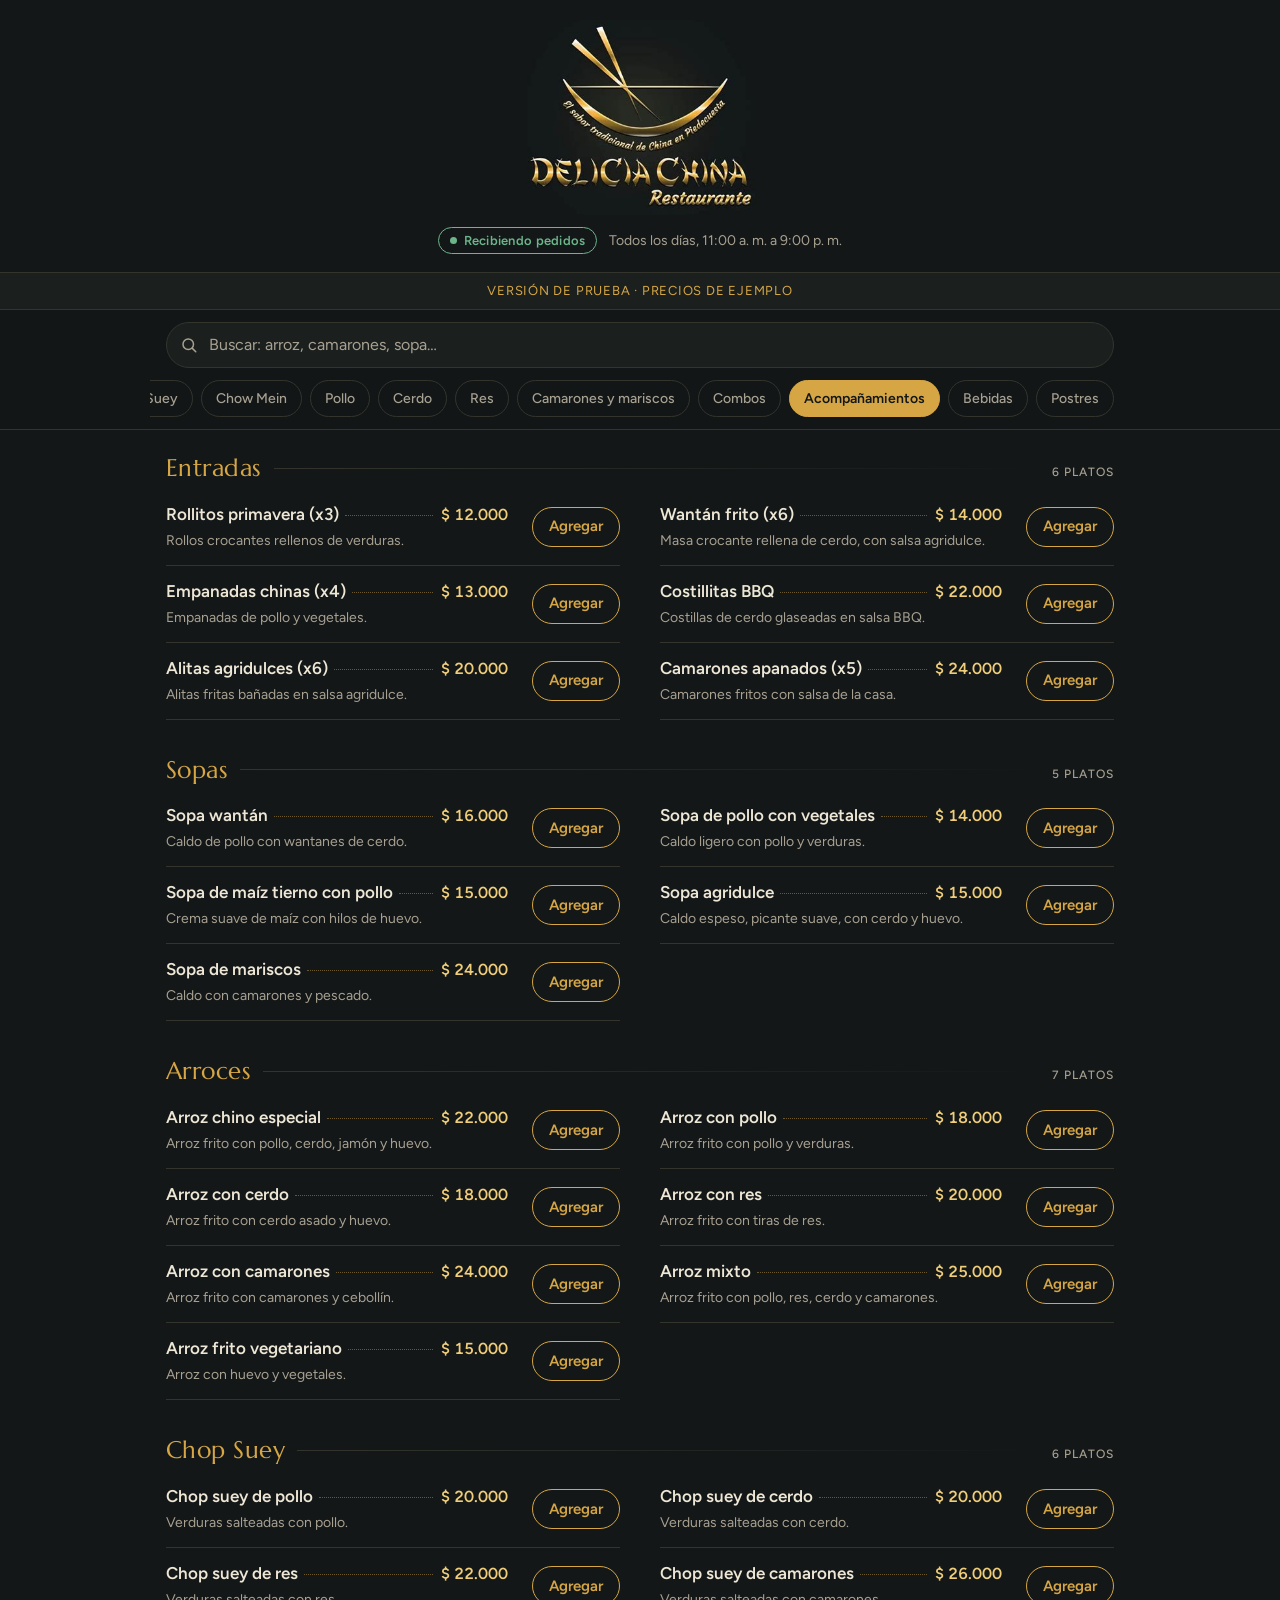
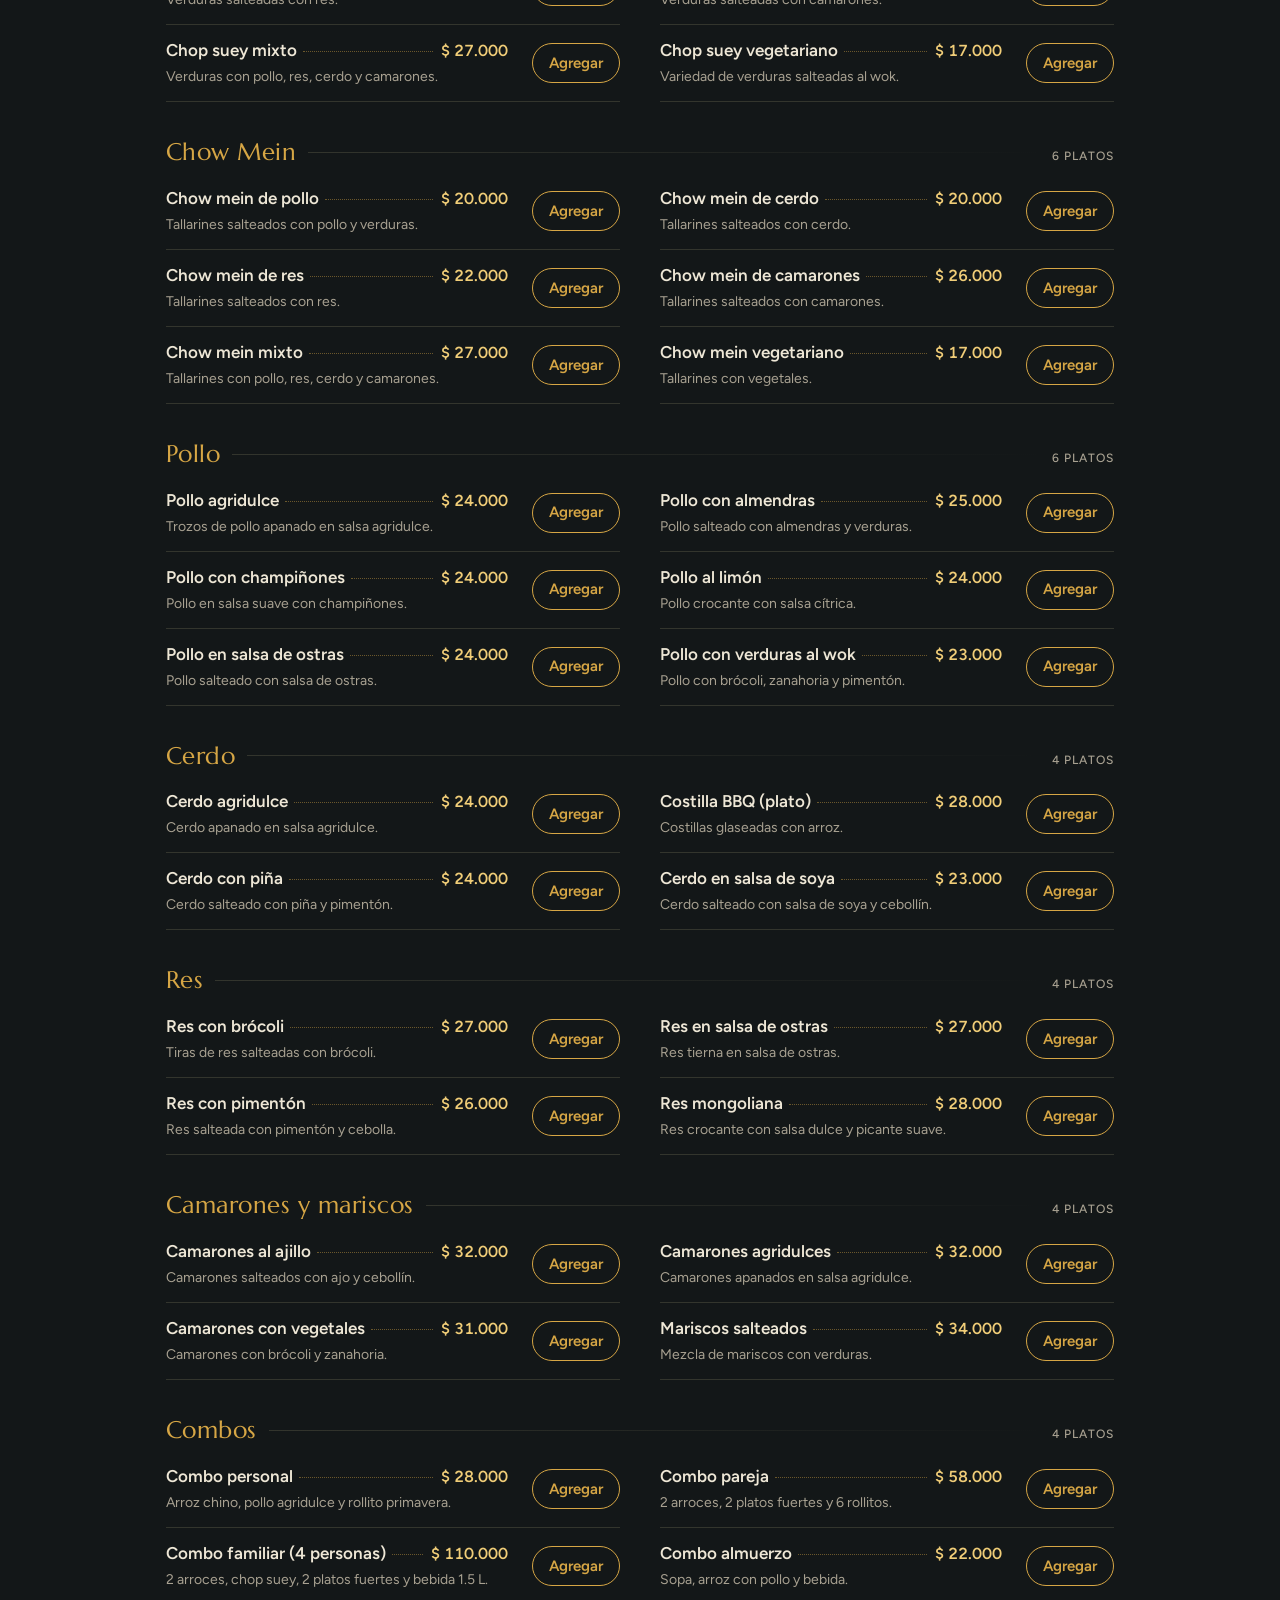
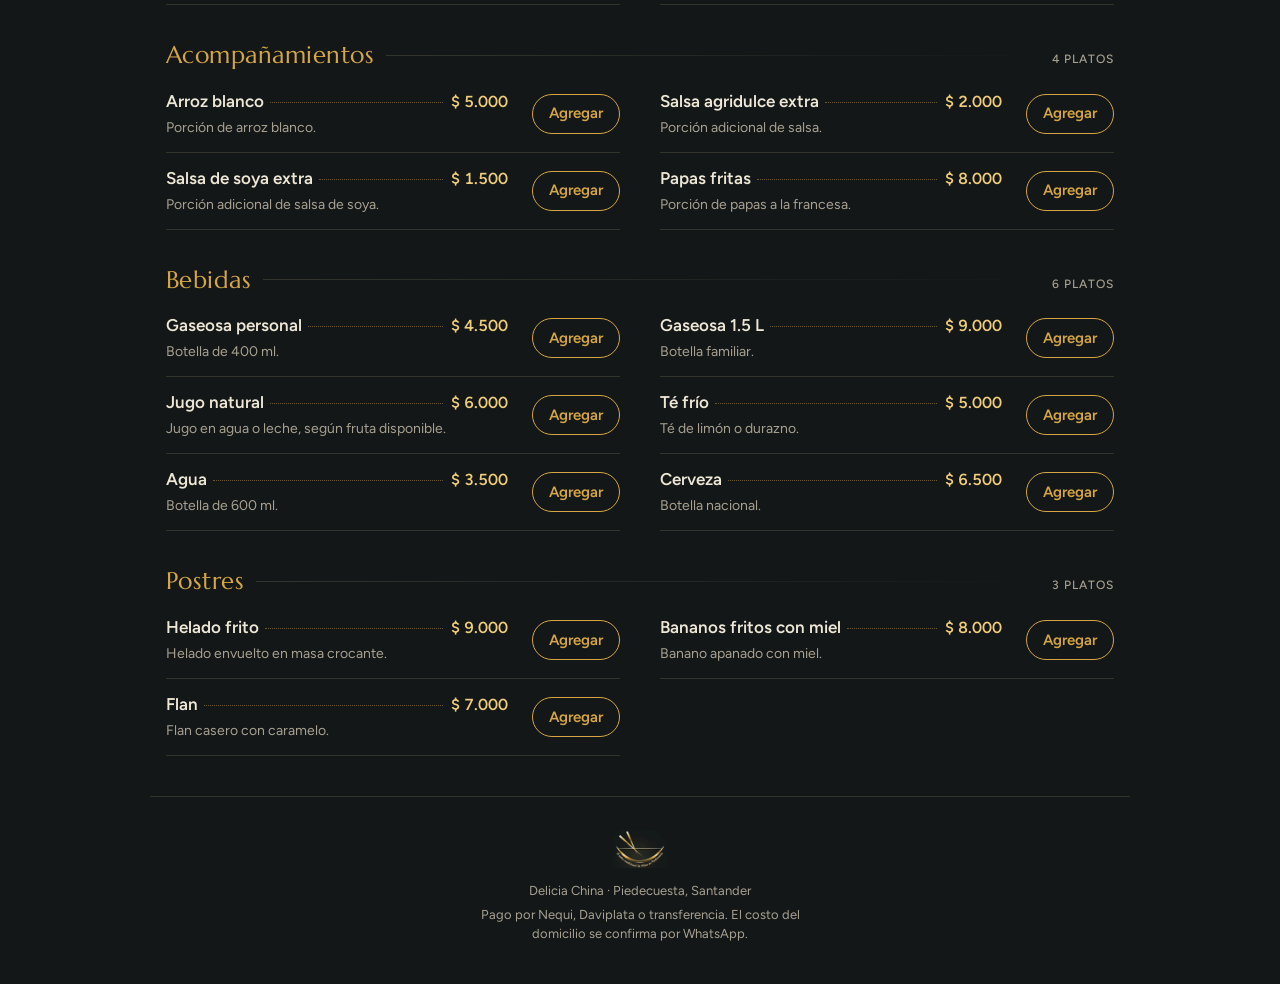
<file: index.html>
<!doctype html>
<html lang="es">
  <head>
    <meta charset="utf-8" />
    <meta name="viewport" content="width=device-width, initial-scale=1, viewport-fit=cover" />
    <title>Delicia China · Pedidos</title>
    <meta name="description" content="Haz tu pedido en Delicia China, el sabor tradicional de China en Piedecuesta." />
    <meta name="theme-color" content="#131718" />
    <link rel="icon" type="image/png" href="img/favicon.png" />
    <link rel="preconnect" href="https://fonts.googleapis.com" />
    <link rel="preconnect" href="https://fonts.gstatic.com" crossorigin />
    <link
      rel="stylesheet"
      href="https://fonts.googleapis.com/css2?family=Marcellus&family=Figtree:wght@400;500;600;700&display=swap"
    />
    <link rel="stylesheet" href="css/estilos.css" />
  </head>
  <body data-vista="menu">
    <header class="cabecera">
      <div class="envoltura cabecera-interior">
        <img class="logo" src="img/logo.png" alt="Delicia China Restaurante" width="385" height="300" />
        <div class="estado">
          <span id="estado-tienda" class="pastilla" data-abierto="true">Recibiendo pedidos</span>
          <span id="horario" class="horario"></span>
        </div>
      </div>
    </header>

    <p id="aviso-demo" class="aviso-demo" hidden>
      <span class="envoltura">Versión de prueba · precios de ejemplo</span>
    </p>
    <p id="aviso-cerrado" class="aviso-cerrado" hidden>
      <span class="envoltura">En este momento no estamos recibiendo pedidos. Puedes ver el menú y volver más tarde.</span>
    </p>

    <div class="barra-pegajosa solo-menu">
      <div class="envoltura">
        <div class="buscador">
          <svg aria-hidden="true" viewBox="0 0 24 24" width="18" height="18">
            <circle cx="11" cy="11" r="7" fill="none" stroke="currentColor" stroke-width="2" />
            <path d="M16.5 16.5 21 21" fill="none" stroke="currentColor" stroke-width="2" stroke-linecap="round" />
          </svg>
          <label class="solo-lector" for="buscador">Buscar en el menú</label>
          <input id="buscador" type="search" placeholder="Buscar: arroz, camarones, sopa…" autocomplete="off" />
          <button id="limpiar-busqueda" type="button" class="limpiar" aria-label="Borrar búsqueda" hidden>×</button>
        </div>
      </div>
      <nav id="categorias" class="categorias" aria-label="Categorías del menú"></nav>
    </div>

    <main>
      <div class="envoltura solo-menu">
        <div id="menu" class="menu" aria-live="off">
          <p class="cargando">Cargando el menú…</p>
        </div>
        <div id="sin-resultados" class="sin-resultados" hidden>
          <p id="texto-sin-resultados"></p>
          <p>Prueba con otra palabra, por ejemplo “pollo” o “chop suey”.</p>
        </div>
      </div>

      <section id="vista-pedido" class="vista envoltura" aria-labelledby="titulo-pedido">
        <button type="button" id="volver-menu" class="volver">← Volver al menú</button>
        <h1 id="titulo-pedido" class="titulo-vista" tabindex="-1">Finalizar pedido</h1>

        <form id="form-pedido" class="form-pedido" novalidate>
          <section class="bloque bloque-resumen" aria-labelledby="t-resumen">
            <div class="bloque-cabecera">
              <h2 id="t-resumen">Tu pedido</h2>
              <button type="button" id="editar-carrito" class="enlace">Editar</button>
            </div>
            <ul id="resumen-pedido" class="resumen"></ul>
            <div class="fila-total">
              <span>Total a pagar</span>
              <strong id="total-pedido">$ 0</strong>
            </div>
          </section>

          <section class="bloque" aria-labelledby="t-datos">
            <h2 id="t-datos"><span class="paso">1</span>Tus datos</h2>
            <div class="campo" data-campo="nombre">
              <label for="f-nombre">Nombre</label>
              <input id="f-nombre" name="nombre" type="text" autocomplete="name" maxlength="80" aria-describedby="err-nombre" />
              <p id="err-nombre" class="error-campo" hidden></p>
            </div>
            <div class="campo" data-campo="telefono">
              <label for="f-telefono">Celular con WhatsApp</label>
              <input id="f-telefono" name="telefono" type="tel" inputmode="numeric" autocomplete="tel-national"
                placeholder="300 123 4567" maxlength="16" aria-describedby="ayuda-telefono err-telefono" />
              <p id="ayuda-telefono" class="ayuda">Aquí te confirmamos el pedido.</p>
              <p id="err-telefono" class="error-campo" hidden></p>
            </div>
          </section>

          <section class="bloque" aria-labelledby="t-entrega">
            <h2 id="t-entrega"><span class="paso">2</span>Entrega</h2>
            <fieldset class="opciones-entrega">
              <legend class="solo-lector">Tipo de entrega</legend>
              <label class="opcion-entrega" for="e-domicilio">
                <input type="radio" id="e-domicilio" name="entrega" value="domicilio" checked />
                <span><strong>Domicilio</strong><small>Te lo llevamos</small></span>
              </label>
              <label class="opcion-entrega" for="e-recoger">
                <input type="radio" id="e-recoger" name="entrega" value="recoger" />
                <span><strong>Recoger</strong><small>Pasas por el local</small></span>
              </label>
            </fieldset>
            <div class="campo" data-campo="direccion" id="campo-direccion">
              <label for="f-direccion">Dirección y barrio</label>
              <input id="f-direccion" name="direccion" type="text" autocomplete="street-address" maxlength="160"
                placeholder="Calle 5 # 3-20, barrio San Rafael" aria-describedby="err-direccion" />
              <p id="err-direccion" class="error-campo" hidden></p>
            </div>
            <p id="nota-domicilio-pedido" class="nota">El costo del domicilio no está incluido; te lo confirmamos por WhatsApp.</p>
            <div class="campo">
              <label for="f-notas">Indicaciones <small>(opcional)</small></label>
              <textarea id="f-notas" name="notas" rows="2" maxlength="500"
                placeholder="Ej.: apartamento 302, timbre dañado"></textarea>
            </div>
          </section>

          <section class="bloque" aria-labelledby="t-pago">
            <h2 id="t-pago"><span class="paso">3</span>Pago</h2>
            <div class="campo" data-campo="metodo">
              <fieldset>
                <legend class="solo-lector">Medio de pago</legend>
                <div id="metodos-pago" class="metodos-pago"></div>
              </fieldset>
              <p id="err-metodo" class="error-campo" hidden></p>
            </div>
            <div id="datos-pago" class="datos-pago" aria-live="polite"></div>
          </section>

          <section class="bloque" aria-labelledby="t-comprobante">
            <h2 id="t-comprobante"><span class="paso">4</span>Comprobante de pago</h2>
            <div class="campo" data-campo="comprobante">
              <label id="zona-comprobante" class="zona-archivo" for="f-comprobante">
                <input id="f-comprobante" type="file" accept="image/*" aria-describedby="err-comprobante" />
                <strong>Subir pantallazo</strong>
                <small>Toma una captura de la transferencia y elígela aquí</small>
              </label>
              <div id="vista-comprobante" class="vista-comprobante" hidden>
                <img id="imagen-comprobante" alt="Comprobante elegido" />
                <div>
                  <p id="nombre-comprobante" class="ayuda"></p>
                  <button type="button" id="quitar-comprobante" class="enlace">Cambiar imagen</button>
                </div>
              </div>
              <p id="err-comprobante" class="error-campo" hidden></p>
            </div>
          </section>

          <div id="error-envio" class="error-envio" role="alert" hidden></div>
          <button type="submit" id="enviar" class="boton-principal boton-enviar">Enviar pedido</button>
          <p class="nota centrada">Revisamos tu comprobante y te confirmamos por WhatsApp antes de preparar el pedido.</p>
        </form>
      </section>

      <section id="vista-listo" class="vista envoltura" aria-labelledby="titulo-listo">
        <h1 id="titulo-listo" class="titulo-vista" tabindex="-1">¡Pedido recibido!</h1>
        <div id="contenido-listo" class="contenido-listo"></div>
        <button type="button" id="volver-desde-listo" class="boton-secundario">Volver al menú</button>
      </section>
    </main>

    <footer class="pie envoltura solo-menu">
      <img src="img/icono.png" alt="" width="56" height="56" />
      <p>Delicia China · Piedecuesta, Santander</p>
      <p>Pago por Nequi, Daviplata o transferencia. El costo del domicilio se confirma por WhatsApp.</p>
    </footer>

    <button id="barra-carrito" type="button" class="barra-carrito solo-menu" hidden>
      <span class="barra-interior">
        <span class="barra-texto">
          <strong>Ver pedido</strong>
          <span id="barra-cantidad"></span>
        </span>
        <span id="barra-total" class="barra-total"></span>
      </span>
    </button>

    <div id="fondo-hoja" class="fondo-hoja" hidden></div>
    <section id="hoja-carrito" class="hoja" role="dialog" aria-modal="true" aria-labelledby="titulo-hoja" hidden>
      <div class="hoja-cabecera">
        <h2 id="titulo-hoja">Tu pedido</h2>
        <button id="cerrar-hoja" type="button" class="cerrar" aria-label="Cerrar">×</button>
      </div>
      <ul id="lineas-carrito" class="lineas"></ul>
      <div class="hoja-pie">
        <div class="fila-subtotal">
          <span>Subtotal</span>
          <strong id="subtotal">$ 0</strong>
        </div>
        <p class="nota-domicilio">Si pides a domicilio, el costo del envío se confirma por WhatsApp.</p>
        <div class="acciones">
          <button id="vaciar" type="button" class="boton-secundario">Vaciar</button>
          <button id="continuar" type="button" class="boton-principal">Continuar</button>
        </div>
      </div>
    </section>

    <div id="aviso" class="toast" role="status" hidden></div>

    <script type="module" src="js/app.js"></script>
  </body>
</html>
</file>
<file: css/estilos.css>
/* Delicia China · estilos del cliente
   Concepto: la carta impresa del restaurante en laca negra y filetes dorados.
   Cada plato se lee como en una carta: nombre, puntos guía y precio. */
:root {
  /* Color */
  --tinta: #131718;        /* fondo, igual al borde del logo */
  --laca: #1b201f;         /* superficies */
  --laca-alta: #222826;    /* superficies elevadas (hoja del carrito) */
  --filete: #33352d;       /* líneas finas */
  --oro: #d6a645;          /* acento de marca */
  --oro-vivo: #f0cd78;     /* brillos y foco */
  --texto: #eee7d6;
  --texto-suave: #a8a191;
  --rojo-laca: #c2453a;    /* estado cerrado */
  --jade: #6cb489;         /* estado abierto */

  /* Tipografía */
  --f-titulo: 'Marcellus', 'Palatino Linotype', Palatino, Georgia, serif;
  --f-texto: 'Figtree', 'Segoe UI', system-ui, -apple-system, sans-serif;

  --radio: 10px;
  --ancho: 980px;
  --alto-barra: 64px;
  color-scheme: dark;
}

*,
*::before,
*::after {
  box-sizing: border-box;
}

html {
  scroll-padding-top: calc(132px + env(safe-area-inset-top, 0px));
  -webkit-text-size-adjust: 100%;
}

body {
  margin: 0;
  background: var(--tinta);
  color: var(--texto);
  font: 400 1rem/1.5 var(--f-texto);
  -webkit-font-smoothing: antialiased;
}

body::before {
  content: '';
  position: fixed;
  inset: 0 0 auto;
  height: env(safe-area-inset-top, 0px);
  z-index: 30;
  background: var(--tinta);
}

body.hoja-abierta {
  overflow: hidden;
}

img {
  max-width: 100%;
  height: auto;
}

[hidden] {
  display: none !important;
}

button,
input,
textarea {
  font: inherit;
  color: inherit;
}

button {
  cursor: pointer;
}

:focus-visible {
  outline: 2px solid var(--oro-vivo);
  outline-offset: 2px;
}

.solo-lector {
  position: absolute;
  width: 1px;
  height: 1px;
  overflow: hidden;
  clip: rect(0 0 0 0);
  white-space: nowrap;
}

.envoltura {
  display: block;
  width: 100%;
  max-width: var(--ancho);
  margin-inline: auto;
  padding-left: max(16px, env(safe-area-inset-left, 0px));
  padding-right: max(16px, env(safe-area-inset-right, 0px));
}

/* ---------- Cabecera ---------- */

.cabecera {
  background: var(--tinta);
  border-bottom: 1px solid var(--filete);
}

.cabecera-interior {
  display: flex;
  flex-direction: column;
  align-items: center;
  gap: 12px;
  padding-block: 20px 18px;
}

.logo {
  width: min(250px, 70vw);
}

.estado {
  display: flex;
  flex-wrap: wrap;
  justify-content: center;
  align-items: center;
  gap: 6px 12px;
  font-size: 0.875rem;
  color: var(--texto-suave);
  text-align: center;
}

.pastilla {
  display: inline-flex;
  align-items: center;
  gap: 7px;
  padding: 3px 11px;
  border-radius: 999px;
  border: 1px solid currentColor;
  font-weight: 600;
  font-size: 0.8125rem;
  letter-spacing: 0.02em;
}

.pastilla::before {
  content: '';
  width: 7px;
  height: 7px;
  border-radius: 50%;
  background: currentColor;
}

.pastilla[data-abierto='true'] {
  color: var(--jade);
}

.pastilla[data-abierto='false'] {
  color: var(--rojo-laca);
}

.aviso-demo,
.aviso-cerrado {
  margin: 0;
  padding-block: 8px;
  font-size: 0.8125rem;
  text-align: center;
}

.aviso-demo {
  background: var(--laca);
  color: var(--oro);
  letter-spacing: 0.06em;
  text-transform: uppercase;
  border-bottom: 1px solid var(--filete);
}

.aviso-cerrado {
  background: color-mix(in srgb, var(--rojo-laca) 18%, var(--tinta));
  color: var(--texto);
}

/* ---------- Barra fija: buscador y categorías ---------- */

.barra-pegajosa {
  position: sticky;
  top: env(safe-area-inset-top, 0px);
  z-index: 20;
  background: color-mix(in srgb, var(--tinta) 94%, transparent);
  backdrop-filter: blur(8px);
  -webkit-backdrop-filter: blur(8px);
  border-bottom: 1px solid var(--filete);
  padding-top: 12px;
}

.buscador {
  position: relative;
  display: flex;
  align-items: center;
}

.buscador svg {
  position: absolute;
  left: 14px;
  color: var(--texto-suave);
  pointer-events: none;
}

.buscador input {
  width: 100%;
  height: 46px;
  padding: 0 44px 0 42px;
  border-radius: 999px;
  border: 1px solid var(--filete);
  background: var(--laca);
  font-size: 1rem;
}

.buscador input::placeholder {
  color: var(--texto-suave);
}

.buscador input:focus-visible {
  outline: none;
  border-color: var(--oro);
  box-shadow: 0 0 0 3px color-mix(in srgb, var(--oro) 25%, transparent);
}

.buscador input::-webkit-search-cancel-button {
  display: none;
}

.limpiar {
  position: absolute;
  right: 6px;
  width: 36px;
  height: 36px;
  border: 0;
  border-radius: 50%;
  background: transparent;
  color: var(--texto-suave);
  font-size: 1.4rem;
  line-height: 1;
}

.categorias {
  display: flex;
  gap: 8px;
  overflow-x: auto;
  scrollbar-width: none;
  max-width: var(--ancho);
  margin-inline: auto;
  padding-block: 12px;
  padding-left: max(16px, env(safe-area-inset-left, 0px));
  padding-right: max(16px, env(safe-area-inset-right, 0px));
}

.categorias::-webkit-scrollbar {
  display: none;
}

.chip {
  flex: none;
  padding: 7px 14px;
  border-radius: 999px;
  border: 1px solid var(--filete);
  color: var(--texto-suave);
  text-decoration: none;
  font-size: 0.875rem;
  font-weight: 500;
  white-space: nowrap;
  transition: background-color 0.15s, color 0.15s, border-color 0.15s;
}

.chip:hover {
  color: var(--texto);
  border-color: var(--oro);
}

.chip.activa {
  background: var(--oro);
  border-color: var(--oro);
  color: var(--tinta);
  font-weight: 600;
}

body.buscando .chip.activa {
  background: transparent;
  color: var(--texto-suave);
  border-color: var(--filete);
}

/* ---------- Menú ---------- */

.menu {
  display: flex;
  flex-direction: column;
  gap: 36px;
  padding-block: 24px 40px;
}

body.con-carrito .menu {
  padding-bottom: calc(var(--alto-barra) + 48px);
}

.cargando,
.error-carga {
  color: var(--texto-suave);
  text-align: center;
  padding-block: 40px;
}

.titulo-seccion {
  display: flex;
  align-items: baseline;
  gap: 12px;
  margin: 0 0 6px;
  font: 400 1.5rem/1.2 var(--f-titulo);
  color: var(--oro);
  letter-spacing: 0.02em;
}

.titulo-seccion::after {
  content: '';
  flex: 1;
  height: 1px;
  align-self: center;
  background: linear-gradient(90deg, var(--filete), transparent);
}

.titulo-seccion small {
  order: 2;
  font: 500 0.75rem var(--f-texto);
  color: var(--texto-suave);
  letter-spacing: 0.08em;
  text-transform: uppercase;
}

.titulo-seccion::after {
  order: 1;
}

.lista-platos {
  display: grid;
  grid-template-columns: 1fr;
  column-gap: 40px;
}

@media (min-width: 760px) {
  .lista-platos {
    grid-template-columns: 1fr 1fr;
  }
}

.plato {
  display: flex;
  align-items: center;
  gap: 14px;
  padding-block: 14px;
  border-bottom: 1px solid var(--filete);
}

.plato-texto {
  flex: 1;
  min-width: 0;
  display: grid;
  grid-template-columns: 1fr auto;
  column-gap: 8px;
  align-items: baseline;
}

.plato h3 {
  grid-column: 1;
  display: flex;
  align-items: baseline;
  gap: 6px;
  margin: 0;
  font-size: 1.0625rem;
  font-weight: 600;
  line-height: 1.3;
  min-width: 0;
}

/* Puntos guía, como en una carta impresa */
.plato h3::after {
  content: '';
  flex: 1;
  min-width: 12px;
  border-bottom: 1px dotted color-mix(in srgb, var(--oro) 45%, transparent);
  transform: translateY(-4px);
}

.precio {
  grid-column: 2;
  grid-row: 1;
  font-weight: 600;
  color: var(--oro-vivo);
  font-variant-numeric: tabular-nums;
  white-space: nowrap;
}

.plato p {
  grid-column: 1 / -1;
  margin: 3px 0 0;
  font-size: 0.875rem;
  color: var(--texto-suave);
}

.plato.en-carrito h3 {
  color: var(--oro-vivo);
}

.plato-control {
  flex: none;
  min-width: 98px;
  display: flex;
  justify-content: flex-end;
}

.boton-agregar {
  height: 40px;
  padding: 0 16px;
  border-radius: 999px;
  border: 1px solid var(--oro);
  background: transparent;
  color: var(--oro);
  font-weight: 600;
  font-size: 0.9375rem;
  transition: background-color 0.15s, color 0.15s;
}

.boton-agregar:hover:not(:disabled) {
  background: var(--oro);
  color: var(--tinta);
}

.boton-agregar:disabled {
  border-color: var(--filete);
  color: var(--texto-suave);
  cursor: not-allowed;
}

.contador {
  display: inline-flex;
  align-items: center;
  height: 40px;
  border-radius: 999px;
  background: var(--oro);
  color: var(--tinta);
}

.contador button {
  width: 38px;
  height: 40px;
  border: 0;
  background: transparent;
  color: inherit;
  font-size: 1.25rem;
  font-weight: 700;
  line-height: 1;
}

.contador button:disabled {
  opacity: 0.4;
}

.contador output {
  min-width: 22px;
  text-align: center;
  font-weight: 700;
  font-variant-numeric: tabular-nums;
}

.sin-resultados {
  padding-block: 32px 80px;
  text-align: center;
  color: var(--texto-suave);
}

.sin-resultados p:first-child {
  color: var(--texto);
  font-weight: 600;
}

/* ---------- Pie ---------- */

.pie {
  display: flex;
  flex-direction: column;
  align-items: center;
  gap: 4px;
  padding-block: 24px 40px;
  border-top: 1px solid var(--filete);
  color: var(--texto-suave);
  font-size: 0.8125rem;
  text-align: center;
}

.pie p {
  margin: 0;
  max-width: 46ch;
}

body.con-carrito .pie {
  padding-bottom: calc(var(--alto-barra) + 40px + env(safe-area-inset-bottom, 0px));
}

/* ---------- Barra del carrito ---------- */

.barra-carrito {
  position: fixed;
  left: 0;
  right: 0;
  bottom: 0;
  z-index: 25;
  border: 0;
  background: transparent;
  padding: 0 max(16px, env(safe-area-inset-right, 0px)) calc(14px + env(safe-area-inset-bottom, 0px))
    max(16px, env(safe-area-inset-left, 0px));
}

.barra-interior {
  display: flex;
  align-items: center;
  justify-content: space-between;
  gap: 12px;
  max-width: 560px;
  height: var(--alto-barra);
  margin-inline: auto;
  padding: 0 22px;
  border-radius: 999px;
  background: linear-gradient(180deg, var(--oro-vivo), var(--oro));
  color: var(--tinta);
  box-shadow: 0 10px 30px rgba(0, 0, 0, 0.55);
}

.barra-texto {
  display: flex;
  flex-direction: column;
  align-items: flex-start;
  line-height: 1.2;
  font-size: 0.8125rem;
}

.barra-texto strong {
  font-size: 1.0625rem;
}

.barra-total {
  font-size: 1.125rem;
  font-weight: 700;
  font-variant-numeric: tabular-nums;
}

/* ---------- Hoja del carrito ---------- */

.fondo-hoja {
  position: fixed;
  inset: 0;
  z-index: 40;
  background: rgba(0, 0, 0, 0.6);
}

.hoja {
  position: fixed;
  z-index: 41;
  left: 0;
  right: 0;
  bottom: 0;
  max-height: 85vh;
  display: flex;
  flex-direction: column;
  background: var(--laca-alta);
  border-top: 1px solid var(--oro);
  border-radius: 18px 18px 0 0;
  padding-bottom: env(safe-area-inset-bottom, 0px);
  animation: subir 0.22s ease-out;
}

@media (min-width: 760px) {
  .hoja {
    left: auto;
    top: 0;
    width: 420px;
    max-height: none;
    border-top: 0;
    border-left: 1px solid var(--oro);
    border-radius: 0;
    padding-top: env(safe-area-inset-top, 0px);
    animation-name: entrar;
  }
}

@keyframes subir {
  from {
    transform: translateY(24px);
    opacity: 0.4;
  }
}

@keyframes entrar {
  from {
    transform: translateX(24px);
    opacity: 0.4;
  }
}

.hoja-cabecera {
  display: flex;
  align-items: center;
  justify-content: space-between;
  padding: 16px max(20px, env(safe-area-inset-right, 0px)) 10px max(20px, env(safe-area-inset-left, 0px));
  border-bottom: 1px solid var(--filete);
}

.hoja-cabecera h2 {
  margin: 0;
  font: 400 1.5rem var(--f-titulo);
  color: var(--oro);
}

.cerrar {
  width: 40px;
  height: 40px;
  border: 1px solid var(--filete);
  border-radius: 50%;
  background: transparent;
  font-size: 1.4rem;
  line-height: 1;
}

.lineas {
  flex: 1;
  overflow-y: auto;
  margin: 0;
  padding: 4px max(20px, env(safe-area-inset-right, 0px)) 4px max(20px, env(safe-area-inset-left, 0px));
  list-style: none;
}

.linea {
  display: grid;
  grid-template-columns: 1fr auto;
  grid-template-areas:
    'texto total'
    'contador contador';
  gap: 8px 12px;
  padding-block: 14px;
  border-bottom: 1px solid var(--filete);
}

.linea-texto {
  grid-area: texto;
  display: flex;
  flex-direction: column;
  min-width: 0;
}

.linea-nombre {
  font-weight: 600;
}

.linea-precio {
  font-size: 0.8125rem;
  color: var(--texto-suave);
  font-variant-numeric: tabular-nums;
}

.linea-total {
  grid-area: total;
  font-weight: 600;
  color: var(--oro-vivo);
  font-variant-numeric: tabular-nums;
}

.linea .contador {
  grid-area: contador;
  justify-self: start;
  height: 36px;
}

.linea .contador button {
  height: 36px;
}

.linea-vacia {
  padding-block: 28px;
  color: var(--texto-suave);
  text-align: center;
}

.hoja-pie {
  display: flex;
  flex-direction: column;
  gap: 10px;
  padding: 14px max(20px, env(safe-area-inset-right, 0px)) 18px max(20px, env(safe-area-inset-left, 0px));
  border-top: 1px solid var(--filete);
}

.fila-subtotal {
  display: flex;
  justify-content: space-between;
  align-items: baseline;
  font-size: 1.0625rem;
}

.fila-subtotal strong {
  font-size: 1.25rem;
  color: var(--oro-vivo);
  font-variant-numeric: tabular-nums;
}

.nota-domicilio {
  margin: 0;
  font-size: 0.8125rem;
  color: var(--texto-suave);
}

.acciones {
  display: grid;
  grid-template-columns: auto 1fr;
  gap: 10px;
  margin-top: 4px;
}

.boton-principal,
.boton-secundario {
  height: 48px;
  padding: 0 20px;
  border-radius: 999px;
  font-weight: 700;
}

.boton-principal {
  border: 0;
  background: var(--oro);
  color: var(--tinta);
}

.boton-secundario {
  border: 1px solid var(--filete);
  background: transparent;
  color: var(--texto-suave);
}

/* ---------- Aviso emergente ---------- */

.toast {
  position: fixed;
  z-index: 50;
  left: 50%;
  bottom: calc(100px + env(safe-area-inset-bottom, 0px));
  transform: translateX(-50%);
  width: max-content;
  max-width: calc(100% - 32px);
  padding: 12px 18px;
  border-radius: var(--radio);
  border: 1px solid var(--oro);
  background: var(--laca-alta);
  color: var(--texto);
  font-size: 0.9375rem;
  text-align: center;
  box-shadow: 0 8px 24px rgba(0, 0, 0, 0.5);
}

@media (prefers-reduced-motion: reduce) {
  *,
  *::before,
  *::after {
    animation: none !important;
    transition: none !important;
    scroll-behavior: auto !important;
  }
}

/* =====================================================================
   Semana 2: vistas, opciones por plato y formulario de pedido
   ===================================================================== */

/* ---------- Vistas ---------- */

.vista {
  display: none;
}

body[data-vista='pedido'] #vista-pedido,
body[data-vista='listo'] #vista-listo {
  display: block;
}

body:not([data-vista='menu']) .solo-menu {
  display: none !important;
}

body:not([data-vista='menu']) .logo {
  width: min(150px, 45vw);
}

body:not([data-vista='menu']) .cabecera-interior {
  padding-block: 12px 10px;
}

body:not([data-vista='menu']) .estado {
  display: none;
}

.vista {
  max-width: 620px;
  padding-block: 20px 56px;
}

.volver {
  border: 0;
  background: transparent;
  color: var(--texto-suave);
  padding: 6px 0;
  font-size: 0.9375rem;
}

.volver:hover {
  color: var(--oro);
}

.titulo-vista {
  margin: 6px 0 18px;
  font: 400 2rem/1.15 var(--f-titulo);
  color: var(--oro);
  text-wrap: balance;
}

.titulo-vista:focus {
  outline: none;
}

/* ---------- Carrito: opciones y notas ---------- */

.linea {
  grid-template-areas:
    'texto total'
    'acciones acciones'
    'editor editor';
}

.linea-detalle {
  margin-top: 2px;
  font-size: 0.8125rem;
  color: var(--oro);
}

.linea-acciones {
  grid-area: acciones;
  display: flex;
  align-items: center;
  justify-content: space-between;
  gap: 12px;
}

.linea-acciones .contador {
  height: 36px;
}

.linea-acciones .contador button {
  height: 36px;
}

.enlace-opciones,
.enlace {
  border: 0;
  background: transparent;
  padding: 6px 0;
  color: var(--oro);
  font-weight: 600;
  font-size: 0.875rem;
  text-decoration: underline;
  text-underline-offset: 3px;
  text-decoration-color: color-mix(in srgb, var(--oro) 45%, transparent);
}

.editor-opciones {
  grid-area: editor;
  display: flex;
  flex-direction: column;
  gap: 12px;
  padding: 12px;
  border: 1px solid var(--filete);
  border-radius: var(--radio);
  background: var(--tinta);
}

.editor-opciones fieldset {
  margin: 0;
  padding: 0;
  border: 0;
}

.editor-opciones legend,
.campo-nota > span {
  display: block;
  margin-bottom: 8px;
  font-size: 0.8125rem;
  font-weight: 600;
  color: var(--texto-suave);
  letter-spacing: 0.04em;
  text-transform: uppercase;
}

.campo-nota small {
  text-transform: none;
  letter-spacing: 0;
  font-weight: 400;
}

.casillas {
  display: flex;
  flex-wrap: wrap;
  gap: 8px;
}

.casilla {
  position: relative;
  display: inline-flex;
}

.casilla input {
  position: absolute;
  opacity: 0;
  inset: 0;
  margin: 0;
  cursor: pointer;
}

.casilla span {
  padding: 7px 12px;
  border-radius: 999px;
  border: 1px solid var(--filete);
  font-size: 0.875rem;
  color: var(--texto-suave);
}

.casilla input:checked + span {
  border-color: var(--oro);
  background: color-mix(in srgb, var(--oro) 16%, transparent);
  color: var(--oro-vivo);
}

.casilla input:checked + span::before {
  content: '✓ ';
}

.casilla input:focus-visible + span {
  outline: 2px solid var(--oro-vivo);
  outline-offset: 2px;
}

textarea,
.campo input {
  width: 100%;
  border: 1px solid var(--filete);
  border-radius: var(--radio);
  background: var(--laca);
  color: var(--texto);
  font-size: 1rem;
}

textarea {
  padding: 10px 12px;
  resize: vertical;
  min-height: 64px;
}

textarea::placeholder,
.campo input::placeholder {
  color: color-mix(in srgb, var(--texto-suave) 75%, transparent);
}

textarea:focus-visible,
.campo input:focus-visible {
  outline: none;
  border-color: var(--oro);
  box-shadow: 0 0 0 3px color-mix(in srgb, var(--oro) 25%, transparent);
}

/* ---------- Formulario de pedido ---------- */

.form-pedido {
  display: flex;
  flex-direction: column;
  gap: 16px;
}

.bloque {
  display: flex;
  flex-direction: column;
  gap: 14px;
  padding: 18px;
  border: 1px solid var(--filete);
  border-radius: 14px;
  background: var(--laca);
}

.bloque h2 {
  display: flex;
  align-items: center;
  gap: 10px;
  margin: 0;
  font: 400 1.3rem/1.2 var(--f-titulo);
  color: var(--texto);
}

.paso {
  display: inline-grid;
  place-items: center;
  width: 28px;
  height: 28px;
  border-radius: 50%;
  border: 1px solid var(--oro);
  color: var(--oro);
  font: 600 0.875rem var(--f-texto);
  flex: none;
}

.bloque-cabecera {
  display: flex;
  align-items: baseline;
  justify-content: space-between;
  gap: 12px;
}

.resumen {
  margin: 0;
  padding: 0;
  list-style: none;
  display: flex;
  flex-direction: column;
  gap: 10px;
}

.resumen li {
  display: grid;
  grid-template-columns: auto 1fr auto;
  gap: 10px;
  align-items: baseline;
  font-size: 0.9375rem;
}

.r-cant {
  color: var(--oro);
  font-weight: 700;
  font-variant-numeric: tabular-nums;
}

.r-nombre {
  min-width: 0;
}

.r-nombre small {
  display: block;
  color: var(--texto-suave);
  font-size: 0.8125rem;
}

.r-valor {
  font-variant-numeric: tabular-nums;
  white-space: nowrap;
}

.fila-total {
  display: flex;
  justify-content: space-between;
  align-items: baseline;
  padding-top: 12px;
  border-top: 1px dotted color-mix(in srgb, var(--oro) 45%, transparent);
  font-size: 1.0625rem;
}

.fila-total strong {
  font-size: 1.375rem;
  color: var(--oro-vivo);
  font-variant-numeric: tabular-nums;
}

.campo {
  display: flex;
  flex-direction: column;
  gap: 6px;
}

.campo > label {
  font-weight: 600;
  font-size: 0.9375rem;
}

.campo > label small {
  font-weight: 400;
  color: var(--texto-suave);
}

.campo input {
  height: 48px;
  padding: 0 14px;
}

.campo fieldset {
  margin: 0;
  padding: 0;
  border: 0;
}

.ayuda,
.nota {
  margin: 0;
  font-size: 0.8125rem;
  color: var(--texto-suave);
}

.nota.centrada {
  text-align: center;
}

.error-campo {
  margin: 0;
  font-size: 0.875rem;
  font-weight: 600;
  color: #f08a7e;
}

.con-error input,
.con-error textarea,
.con-error .zona-archivo {
  border-color: #f08a7e;
}

.error-envio {
  padding: 12px 14px;
  border-radius: var(--radio);
  border: 1px solid #f08a7e;
  background: color-mix(in srgb, var(--rojo-laca) 18%, var(--tinta));
  font-weight: 600;
}

.opciones-entrega {
  display: grid;
  grid-template-columns: 1fr 1fr;
  gap: 10px;
  margin: 0;
  padding: 0;
  border: 0;
}

.opcion-entrega,
.opcion-pago {
  position: relative;
  display: flex;
}

.opcion-entrega input,
.opcion-pago input {
  position: absolute;
  opacity: 0;
  inset: 0;
  margin: 0;
  cursor: pointer;
}

.opcion-entrega span {
  flex: 1;
  display: flex;
  flex-direction: column;
  gap: 2px;
  padding: 12px 14px;
  border: 1px solid var(--filete);
  border-radius: var(--radio);
}

.opcion-entrega small {
  color: var(--texto-suave);
  font-size: 0.8125rem;
}

.opcion-entrega input:checked + span,
.opcion-pago input:checked + span {
  border-color: var(--oro);
  background: color-mix(in srgb, var(--oro) 12%, transparent);
}

.opcion-entrega input:checked + span strong {
  color: var(--oro-vivo);
}

.opcion-entrega input:focus-visible + span,
.opcion-pago input:focus-visible + span {
  outline: 2px solid var(--oro-vivo);
  outline-offset: 2px;
}

.metodos-pago {
  display: flex;
  flex-wrap: wrap;
  gap: 8px;
}

.opcion-pago span {
  padding: 9px 14px;
  border: 1px solid var(--filete);
  border-radius: 999px;
  font-weight: 600;
  font-size: 0.9375rem;
}

.opcion-pago input:checked + span {
  color: var(--oro-vivo);
}

.datos-pago {
  display: flex;
  flex-direction: column;
  gap: 10px;
  padding: 14px;
  border: 1px dashed color-mix(in srgb, var(--oro) 55%, transparent);
  border-radius: var(--radio);
  background: var(--tinta);
}

.pago-instruccion {
  margin: 0;
}

.pago-instruccion strong {
  color: var(--oro-vivo);
  font-variant-numeric: tabular-nums;
}

.pago-numero {
  display: flex;
  align-items: center;
  justify-content: space-between;
  gap: 12px;
  flex-wrap: wrap;
}

.numero {
  font-size: 1.375rem;
  font-weight: 700;
  letter-spacing: 0.04em;
  font-variant-numeric: tabular-nums;
  user-select: all;
}

.boton-copiar {
  height: 36px;
  padding: 0 14px;
  border-radius: 999px;
  border: 1px solid var(--oro);
  background: transparent;
  color: var(--oro);
  font-weight: 600;
  font-size: 0.875rem;
}

.pago-filas {
  display: grid;
  gap: 6px;
  margin: 0;
}

.pago-filas div {
  display: flex;
  justify-content: space-between;
  gap: 12px;
  font-size: 0.9375rem;
}

.pago-filas dt {
  color: var(--texto-suave);
}

.pago-filas dd {
  margin: 0;
  text-align: right;
  min-width: 0;
  overflow-wrap: anywhere;
}

.zona-archivo {
  position: relative;
  display: flex;
  flex-direction: column;
  align-items: center;
  gap: 4px;
  padding: 26px 16px;
  border: 1px dashed var(--oro);
  border-radius: var(--radio);
  text-align: center;
  cursor: pointer;
  transition: background-color 0.15s;
}

.zona-archivo:hover,
.zona-archivo.arrastrando {
  background: color-mix(in srgb, var(--oro) 10%, transparent);
}

.zona-archivo.procesando {
  opacity: 0.6;
}

.zona-archivo input {
  position: absolute;
  inset: 0;
  opacity: 0;
  cursor: pointer;
}

.zona-archivo:focus-within {
  outline: 2px solid var(--oro-vivo);
  outline-offset: 2px;
}

.zona-archivo strong {
  color: var(--oro);
  font-size: 1.0625rem;
}

.zona-archivo small {
  color: var(--texto-suave);
}

.vista-comprobante {
  display: flex;
  align-items: center;
  gap: 14px;
}

.vista-comprobante img {
  width: 88px;
  height: 120px;
  object-fit: cover;
  object-position: top;
  border-radius: 8px;
  border: 1px solid var(--filete);
  flex: none;
}

.vista-comprobante > div {
  min-width: 0;
  overflow-wrap: anywhere;
}

.boton-enviar {
  height: 56px;
  font-size: 1.0625rem;
}

.boton-enviar:disabled,
.boton-principal:disabled {
  opacity: 0.6;
  cursor: wait;
}

body.tienda-cerrada .boton-principal:disabled {
  cursor: not-allowed;
}

/* ---------- Pedido recibido ---------- */

#vista-listo .boton-secundario {
  margin-top: 24px;
}

.contenido-listo {
  display: flex;
  flex-direction: column;
  gap: 14px;
}

.contenido-listo p {
  margin: 0;
}

.codigo {
  font-size: 1.125rem;
}

.codigo strong {
  font: 400 2.25rem var(--f-titulo);
  color: var(--oro-vivo);
}

.aviso-listo-demo {
  padding: 8px 12px;
  border-radius: var(--radio);
  background: var(--laca);
  color: var(--oro);
  font-size: 0.875rem;
}

.pasos-estado {
  display: grid;
  grid-template-columns: repeat(3, 1fr);
  gap: 6px;
  margin: 4px 0;
  padding: 0;
  list-style: none;
  counter-reset: paso;
}

.pasos-estado li {
  padding-top: 10px;
  border-top: 3px solid var(--filete);
  font-size: 0.8125rem;
  color: var(--texto-suave);
}

.pasos-estado li.actual {
  border-top-color: var(--oro);
  color: var(--oro-vivo);
  font-weight: 600;
}

.contenido-listo .pago-filas {
  padding: 14px;
  border: 1px solid var(--filete);
  border-radius: var(--radio);
  background: var(--laca);
}

.seleccionable {
  user-select: all;
  color: var(--texto);
  font-variant-numeric: tabular-nums;
}

.contenido-listo a {
  color: var(--oro);
}
</file>
